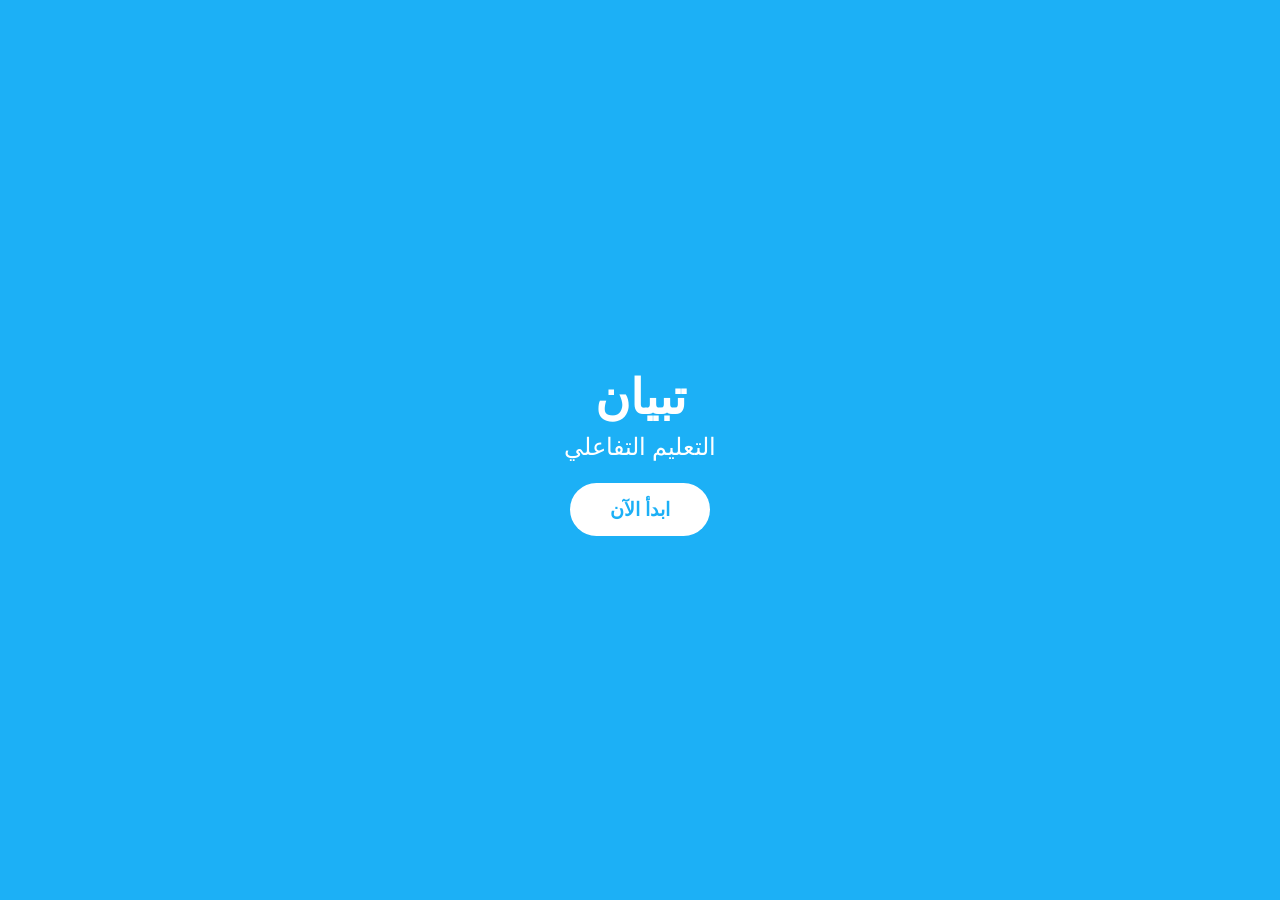
<file: index.html>
<!DOCTYPE html>
<html lang="uz">
<head>
  <meta charset="UTF-8">
  <meta name="viewport" content="width=device-width, initial-scale=1.0, maximum-scale=1.0, user-scalable=no, viewport-fit=cover">
  <meta name="apple-mobile-web-app-capable" content="yes">
  <meta name="apple-mobile-web-app-status-bar-style" content="default">
  <meta name="theme-color" content="#1CB0F6">
  <title>Al-Tibyan | التبيان</title>
  
  <link rel="preconnect" href="https://fonts.googleapis.com">
  <link rel="preconnect" href="https://fonts.gstatic.com" crossorigin>
  <link href="https://fonts.googleapis.com/css2?family=Amiri:wght@400;700&family=Nunito:wght@400;700;800&display=swap" rel="stylesheet">

  <link rel="stylesheet" href="style.css">
  <link rel="manifest" href="manifest.json">
</head>
<body>

<div id="user-message-toast"></div>

<div id="app-container">
  <div id="screen-map" class="screen active">
    <div class="top-bar">
      <div class="stat-chip">🔥 <span id="streak-count">0</span></div>
      <div class="stat-chip xp">⭐ <span id="total-xp">0</span></div>
      <div style="font-weight:bold; cursor:pointer;" onclick="resetProgress()">⚙️</div>
    </div>
    <div class="map-header">Al-Tibyan Academy</div>
    <div class="lesson-path" id="lesson-path"></div>
    <div class="social-section">
        <h3 class="social-title">Bizga qo'shiling</h3>
        <h4 class="arabic-text" style="font-size: 18px; color: var(--primary-dark); margin-bottom: 15px; text-align: center;">تواصل معنا عبر تليجرام</h4>
        <div class="social-cards-container">
            <div class="social-card">
                <a href="https://t.me/dar_altibyan" target="_blank" class="social-link telegram">Kanalga ulanish</a>
            </div>
            <div class="social-card">
                <a href="https://t.me/Dar_altibyan_admin" target="_blank" class="social-link admin">Adminga yozish</a>
            </div>
        </div>
    </div>
  </div>

  <div id="screen-welcome" class="screen">
    <div class="welcome-icon" id="welcome-icon">👋</div>
    <h2 id="welcome-title" class="mb-2">Dars</h2>
    <h3 id="welcome-title-ar" class="arabic-text mb-2 text-muted" style="text-align: center;">الدَّرْسُ</h3>
    <div class="word-count-badge">📚 Bu darsda <span id="word-count" style="font-size: 20px;">0</span> ta so'z/ibora o'rganasiz</div>
    <div style="text-align: left; width: 100%; font-weight: 800;">Yangi so'zlar va iboralar:</div>
    <div class="vocab-preview" id="vocab-preview"></div>
    <div style="width: 100%; position: sticky; bottom: 0; background: var(--bg); padding-top: 10px;">
        <button class="btn btn-primary" onclick="startLesson()">BOSHLASH</button>
    </div>
  </div>

  <div id="screen-exercise" class="screen">
    <div class="exercise-header">
      <div style="font-size: 24px; cursor: pointer;" onclick="showScreen('map')">✕</div>
      <div class="progress-bg"><div class="progress-fill" id="progress-bar"></div></div>
      <div class="hearts" id="hearts-display">❤️❤️❤️❤️❤️</div>
    </div>
    <div class="exercise-content" id="exercise-content"></div>
    <div class="bottom-bar">
      <button class="btn btn-primary" id="check-btn" onclick="checkAnswer()">TEKSHIRISH</button>
    </div>
    <div class="feedback-sheet" id="feedback-sheet">
      <div class="feedback-content">
        <div id="feedback-msg">To'g'ri!</div>
        <div id="feedback-emoji">✅</div>
      </div>
      <div id="feedback-correct-answer" class="arabic-text" style="display:none; margin-bottom:15px; text-align:center;"></div>
      <button class="btn" id="feedback-btn" onclick="nextQuestion()">DAVOM ETISH</button>
    </div>
  </div>

  <div id="screen-lesson-complete" class="screen" style="justify-content: center; align-items: center; padding: 20px; text-align: center;">
    <div style="font-size: 80px; margin-bottom: 10px;" id="completion-emoji">🥳</div>
    <h2 style="color: var(--success); font-size: 28px; margin-bottom: 5px;">Dars yakunlandi!</h2>
    <p id="completion-msg" style="font-size: 16px; color: var(--text-muted); margin-bottom: 20px;">Mukammal!</p>
    <button class="btn btn-primary" onclick="finishLesson()">DAVOM ETISH</button>
  </div>
</div>

<script src="script.js"></script>
<div id="splash-screen" style="position:fixed; top:0; left:0; width:100%; height:100%; background:#1CB0F6; z-index:9999; display:flex; flex-direction:column; justify-content:center; align-items:center; color:white; font-family: 'Nunito', sans-serif;">
    <h1 style="font-size: 3rem;">تبيان</h1>
    <p style="font-size: 1.5rem; margin-bottom: 20px;">التعليم التفاعلي</p>
    <button id="start-btn" style="padding: 15px 40px; font-size: 1.2rem; border-radius: 50px; border: none; background: white; color: #1CB0F6; font-weight: bold; cursor: pointer;">ابدأ الآن</button>
</div>
</body>
</html>
</file>
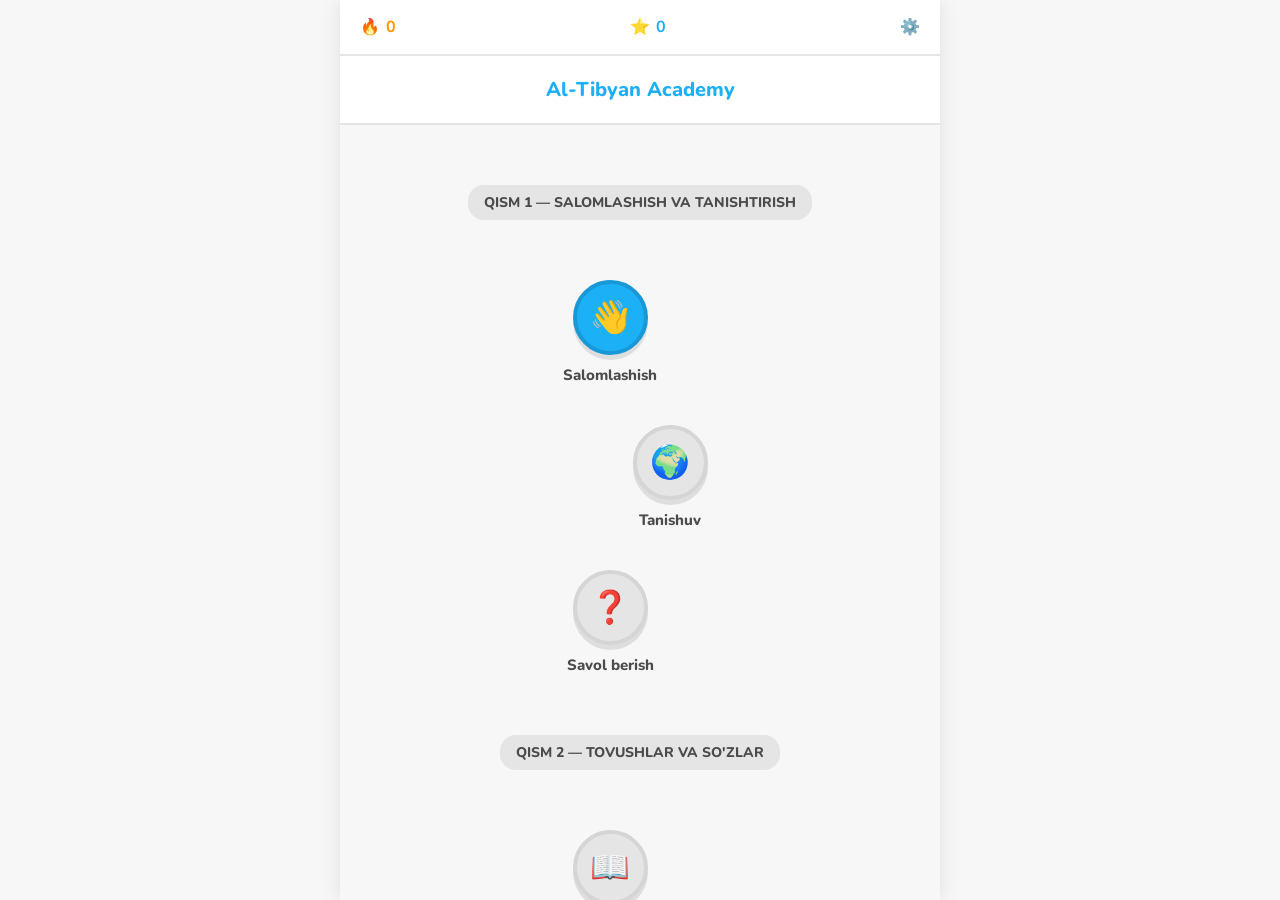
<file: index.html.html>
<!DOCTYPE html>
<html lang="uz">
<head>
  <meta charset="UTF-8">
  <meta name="viewport" content="width=device-width, initial-scale=1.0, maximum-scale=1.0, user-scalable=no, viewport-fit=cover">
  <meta name="apple-mobile-web-app-capable" content="yes">
  <meta name="apple-mobile-web-app-status-bar-style" content="default">
  <meta name="theme-color" content="#1CB0F6">
  <title>Al-Tibyan | التبيان</title>
  
  <link rel="preconnect" href="https://fonts.googleapis.com">
  <link rel="preconnect" href="https://fonts.gstatic.com" crossorigin>
  <link href="https://fonts.googleapis.com/css2?family=Amiri:wght@400;700&family=Nunito:wght@400;700;800&display=swap" rel="stylesheet">

  <style>
    :root {
      --primary: #1CB0F6;
      --primary-dark: #1899D6;
      --success: #58CC02;
      --success-dark: #58A700;
      --danger: #FF4B4B;
      --danger-dark: #EA2B2B;
      --warning: #FF9600;
      --gold: #FFD700;
      --bg: #F7F7F7;
      --card: #FFFFFF;
      --border: #E5E5E5;
      --text: #4B4B4B;
      --text-muted: #AFAFAF;
    }

    * { box-sizing: border-box; margin: 0; padding: 0; user-select: none; -webkit-tap-highlight-color: transparent; }
    
    body {
      font-family: 'Nunito', sans-serif;
      background-color: var(--bg);
      color: var(--text);
      overflow: hidden;
      touch-action: manipulation;
    }

    .arabic-text {
      font-family: 'Amiri', serif;
      font-size: 28px;
      direction: rtl;
      text-align: right;
      line-height: 1.8;
      font-weight: bold;
    }

    #app-container {
      width: 100vw;
      height: 100vh;
      height: 100dvh;
      position: relative;
      overflow: hidden;
      max-width: 600px;
      margin: 0 auto;
      background: var(--bg);
      box-shadow: 0 0 20px rgba(0,0,0,0.1);
    }

    .screen {
      position: absolute;
      top: 0; left: 0; right: 0; bottom: 0;
      display: none;
      flex-direction: column;
      background: var(--bg);
      opacity: 0;
      transition: opacity 0.2s ease, transform 0.25s ease;
    }
    .screen.active { display: flex; opacity: 1; transform: translateX(0); z-index: 10; }
    .screen.slide-out-left { opacity: 0; transform: translateX(-100%); z-index: 5; display: flex; }
    .screen.slide-in-right { opacity: 0; transform: translateX(100%); z-index: 15; display: flex; }

    /* Top Bar */
    .top-bar {
      display: flex;
      justify-content: space-between;
      align-items: center;
      padding: 16px 20px;
      background: var(--card);
      border-bottom: 2px solid var(--border);
      z-index: 20;
    }
    .stat-chip { display: flex; align-items: center; gap: 6px; font-weight: 700; color: var(--warning); }
    .stat-chip.xp { color: var(--primary); }

    /* Screen A: Map */
    #screen-map { overflow-y: auto; padding-bottom: 100px; }
    .map-header { text-align: center; padding: 20px; font-size: 20px; font-weight: 800; color: var(--primary); border-bottom: 2px solid var(--border); background: var(--card); }
    .lesson-path { display: flex; flex-direction: column; align-items: center; padding: 40px 0 20px 0; gap: 40px; }
    .node-container { display: flex; flex-direction: column; align-items: center; position: relative; }
    .node {
      width: 75px; height: 75px; border-radius: 50%;
      display: flex; justify-content: center; align-items: center;
      font-size: 32px; font-weight: bold; cursor: pointer;
      box-shadow: 0 5px 0 rgba(0,0,0,0.1);
      transition: all 0.2s ease;
      position: relative;
    }
    .node:active { transform: translateY(5px); box-shadow: 0 0 0; }
    .node.completed { background: var(--success); color: white; border: 4px solid var(--success-dark); }
    .node.active-node { background: var(--primary); color: white; border: 4px solid var(--primary-dark); animation: pulse 2s infinite; }
    .node.locked { background: var(--border); color: #999; border: 4px solid #D5D5D5; cursor: pointer; }
    .node-label { margin-top: 10px; font-weight: 800; color: var(--text); font-size: 15px; text-align: center; }
    
    @keyframes pulse { 0% { box-shadow: 0 0 0 0 rgba(28, 176, 246, 0.4); } 70% { box-shadow: 0 0 0 15px rgba(28, 176, 246, 0); } 100% { box-shadow: 0 0 0 0 rgba(28, 176, 246, 0); } }

    /* Contacts / Socials Section */
    .social-section {
      margin: 20px; padding: 20px; background: var(--card); border-radius: 16px; border: 2px solid var(--border); text-align: center; box-shadow: 0 4px 10px rgba(0,0,0,0.05);
    }
    .social-title { font-size: 20px; color: var(--primary); font-weight: 800; margin-bottom: 5px; }
    .social-subtitle { font-size: 14px; color: var(--text-muted); margin-bottom: 20px; font-weight: bold; }
    .social-cards-container { display: flex; justify-content: space-around; flex-wrap: wrap; gap: 15px; }
    .social-card { display: flex; flex-direction: column; align-items: center; gap: 10px; }
    .social-card img { width: 110px; height: 110px; border-radius: 12px; border: 2px solid var(--border); }
    .social-link { padding: 8px 16px; border-radius: 10px; font-size: 14px; font-weight: 800; text-decoration: none; color: white; text-transform: uppercase; box-shadow: 0 3px 0; transition: transform 0.1s; }
    .social-link:active { transform: translateY(3px); box-shadow: none; }
    .social-link.telegram { background: var(--primary); box-shadow: 0 3px 0 var(--primary-dark); }
    .social-link.admin { background: var(--warning); box-shadow: 0 3px 0 #CC7A00; }

    /* Screen B: Welcome */
    #screen-welcome { justify-content: flex-start; align-items: center; padding: 20px; text-align: center; overflow-y: auto; }
    .welcome-icon { font-size: 80px; margin-top: 10px; margin-bottom: 10px; }
    .word-count-badge { background: #E1F5FE; color: var(--primary-dark); padding: 10px 15px; border-radius: 12px; font-weight: 800; font-size: 16px; margin-bottom: 15px; border: 2px solid var(--primary); }
    .vocab-preview { display: flex; flex-direction: column; gap: 10px; width: 100%; margin: 10px 0 20px 0; }
    .vocab-card { background: var(--card); padding: 15px; border-radius: 16px; box-shadow: 0 4px 12px rgba(0,0,0,0.08); display: flex; justify-content: space-between; align-items: center; border: 2px solid var(--border); }

    /* Button */
    .btn {
      width: 100%; padding: 16px; border-radius: 12px; font-size: 18px; font-weight: 800;
      border: none; cursor: pointer; text-transform: uppercase;
      transition: all 0.2s ease; box-shadow: 0 4px 0; display: block; text-align: center;
    }
    .btn-primary { background: var(--primary); color: white; box-shadow: 0 4px 0 var(--primary-dark); }
    .btn-primary:active { transform: translateY(4px); box-shadow: 0 0 0 var(--primary-dark); }
    .btn-primary:disabled { background: var(--border); box-shadow: 0 4px 0 #D5D5D5; color: #999; pointer-events: none; }
    .btn-success { background: var(--success); color: white; box-shadow: 0 4px 0 var(--success-dark); }
    .btn-danger { background: var(--danger); color: white; box-shadow: 0 4px 0 var(--danger-dark); }
    .btn-warning { background: var(--warning); color: white; box-shadow: 0 4px 0 #CC7A00; }

    /* Screen C: Exercise */
    .exercise-header { display: flex; align-items: center; gap: 15px; padding: 20px; }
    .hearts { display: flex; gap: 4px; color: var(--danger); font-size: 24px; }
    .progress-bg { flex: 1; height: 16px; background: var(--border); border-radius: 8px; overflow: hidden; }
    .progress-fill { height: 100%; background: linear-gradient(90deg, var(--primary), var(--success)); width: 0%; transition: width 0.4s ease-in-out; border-radius: 8px; }
    
    .exercise-content { flex: 1; padding: 0 20px; display: flex; flex-direction: column; overflow-y: auto; }
    .instruction { font-size: 20px; font-weight: 800; margin-bottom: 20px; color: var(--text); text-align: center;}
    .review-badge { display: inline-block; background: var(--warning); color: white; padding: 4px 8px; border-radius: 8px; font-size: 14px; margin-bottom: 10px; text-align: center; }

    /* Exercise Types */
    .word-bank { display: flex; flex-wrap: wrap; gap: 10px; margin-top: 20px; justify-content: center; direction: rtl;}
    .word-btn { padding: 12px 20px; border: 2px solid var(--border); border-radius: 12px; background: var(--card); font-weight: 700; font-size: 22px; cursor: pointer; box-shadow: 0 2px 0 var(--border); }
    .word-btn:active { transform: translateY(2px); box-shadow: 0 0 0; }
    .word-btn.selected { background: var(--border); color: transparent; pointer-events: none; box-shadow: none; }
    
    .drop-zone { min-height: 65px; border-bottom: 2px dashed #CCC; display: flex; flex-wrap: wrap; gap: 10px; padding-bottom: 10px; direction: rtl; justify-content: center;}
    
    .speaker-btn { width: 80px; height: 80px; border-radius: 50%; background: var(--primary); color: white; display: flex; justify-content: center; align-items: center; font-size: 40px; margin: 0 auto 30px auto; cursor: pointer; box-shadow: 0 4px 0 var(--primary-dark); }
    .speaker-btn:active { transform: translateY(4px); box-shadow: 0 0 0; }
    
    .options-grid { display: grid; grid-template-columns: 1fr; gap: 12px; }
    .option-btn { padding: 15px; border: 2px solid var(--border); border-radius: 16px; background: var(--card); font-size: 22px; font-weight: 700; text-align: center; cursor: pointer; }
    .option-btn.selected { border-color: var(--primary); background: #E1F5FE; }
    
    .match-grid { display: grid; grid-template-columns: 1fr 1fr; gap: 10px; padding-bottom: 10px;}
    .match-btn { padding: 12px 8px; border: 2px solid var(--border); border-radius: 12px; background: var(--card); font-weight: 700; text-align: center; font-size: 16px;}
    .match-btn.active { border-color: var(--primary); background: #E1F5FE; }
    .match-btn.matched { visibility: hidden; }

    /* Letter Grid (Crossword/WordSearch) */
    .letter-grid-container { display: grid; grid-template-columns: repeat(4, 1fr); gap: 10px; margin-top: 20px; direction: rtl;}
    .letter-btn { padding: 15px 5px; border: 2px solid var(--border); border-radius: 12px; background: var(--card); font-weight: 700; font-size: 28px; text-align: center; cursor: pointer; box-shadow: 0 4px 0 var(--border); transition: transform 0.1s; }
    .letter-btn:active { transform: translateY(4px); box-shadow: 0 0 0; }
    .letter-btn.used { background: var(--border); color: transparent; pointer-events: none; box-shadow: none; }
    .letter-answer-box { min-height: 70px; border: 2px dashed #CCC; border-radius: 12px; display: flex; justify-content: center; align-items: center; font-size: 36px; margin-bottom: 20px; direction: rtl; gap: 5px;}
    .letter-answer-item { cursor: pointer; color: var(--primary); font-weight: bold; }

    /* Bottom Action Bar & Feedback */
    .bottom-bar { padding: 20px; padding-bottom: calc(20px + env(safe-area-inset-bottom)); border-top: 2px solid var(--border); background: var(--card); position: relative; z-index: 30; }
    
    .feedback-sheet {
      position: absolute; bottom: 0; left: 0; right: 0;
      padding: 20px; padding-bottom: calc(20px + env(safe-area-inset-bottom));
      transform: translateY(100%); transition: transform 0.3s ease-out;
      z-index: 40; border-top-left-radius: 20px; border-top-right-radius: 20px;
    }
    .feedback-sheet.show { transform: translateY(0); }
    .feedback-sheet.correct { background: #D7FFB8; color: var(--success-dark); }
    .feedback-sheet.wrong { background: #FFDFE0; color: var(--danger-dark); }
    .feedback-content { display: flex; align-items: center; justify-content: space-between; margin-bottom: 20px; font-weight: 800; font-size: 24px; }
    
    .text-center { text-align: center; }
    .mt-1 { margin-top: 10px; }
    .mb-2 { margin-bottom: 20px; }

    /* Mistakes Review Modal */
    #screen-mistakes-intro { justify-content: center; align-items: center; padding: 30px; text-align: center; background: #FFF9C4; }
  </style>
</head>
<body>

<div id="app-container">

  <div id="screen-map" class="screen active">
    <div class="top-bar">
      <div class="stat-chip">🔥 <span id="streak-count">0</span></div>
      <div class="stat-chip xp">⭐ <span id="total-xp">0</span></div>
      <div style="font-weight:bold; cursor:pointer;" onclick="resetProgress()">⚙️</div>
    </div>
    <div class="map-header">Al-Tibyan Academy</div>
    
    <div class="lesson-path" id="lesson-path"></div>

    <div class="social-section">
        <h3 class="social-title">Bizga qo'shiling</h3>
        <h4 class="arabic-text" style="font-size: 18px; color: var(--primary-dark); margin-bottom: 15px; text-align: center;">تواصل معنا عبر تليجرام</h4>
        <div class="social-cards-container">
            <div class="social-card">
                <img src="image_906d2a.png" alt="Channel Barcode">
                <a href="https://t.me/dar_altibyan" target="_blank" class="social-link telegram">Kanalga ulanish</a>
            </div>
            <div class="social-card">
                <img src="image_906ce5.png" alt="Admin Barcode">
                <a href="https://t.me/Dar_altibyan_admin" target="_blank" class="social-link admin">Adminga yozish</a>
            </div>
        </div>
    </div>
  </div>

  <div id="screen-welcome" class="screen">
    <div class="welcome-icon" id="welcome-icon">👋</div>
    <h2 id="welcome-title" class="mb-2">Dars</h2>
    <h3 id="welcome-title-ar" class="arabic-text mb-2 text-muted" style="text-align: center;">الدَّرْسُ</h3>
    
    <div class="word-count-badge">
      📚 Bu darsda <span id="word-count" style="font-size: 20px;">0</span> ta so'z/ibora o'rganasiz
    </div>
    
    <div style="text-align: left; width: 100%; font-weight: 800;">Yangi so'zlar va iboralar:</div>
    <div class="vocab-preview" id="vocab-preview"></div>
    
    <div style="width: 100%; position: sticky; bottom: 0; background: var(--bg); padding-top: 10px;">
        <button class="btn btn-primary" onclick="startLesson()">BOSHLASH</button>
    </div>
  </div>

  <div id="screen-exercise" class="screen">
    <div class="exercise-header">
      <div style="font-size: 24px; cursor: pointer;" onclick="showScreen('map')">✕</div>
      <div class="progress-bg"><div class="progress-fill" id="progress-bar"></div></div>
      <div class="hearts" id="hearts-display">❤️❤️❤️❤️❤️</div>
    </div>
    
    <div class="exercise-content" id="exercise-content"></div>

    <div class="bottom-bar">
      <button class="btn btn-primary" id="check-btn" onclick="checkAnswer()">TEKSHIRISH</button>
    </div>

    <div class="feedback-sheet" id="feedback-sheet">
      <div class="feedback-content">
        <div id="feedback-msg">To'g'ri!</div>
        <div id="feedback-emoji">✅</div>
      </div>
      <div id="feedback-correct-answer" class="arabic-text" style="display:none; margin-bottom:15px; text-align:center;"></div>
      <button class="btn" id="feedback-btn" onclick="nextQuestion()">DAVOM ETISH</button>
    </div>
  </div>

  <div id="screen-mistakes-intro" class="screen">
    <div style="font-size: 80px; margin-bottom: 20px;">🛠️</div>
    <h2 style="color: #CC7A00; font-size: 32px; margin-bottom: 15px;">Xatolarni to'g'rilaymiz!</h2>
    <h3 dir="rtl" class="arabic-text" style="color: #CC7A00; text-align: center; margin-bottom: 20px;">فقرة مراجعة الأخطاء</h3>
    <p style="font-size: 18px; color: var(--text); margin-bottom: 30px; line-height: 1.5;">
      Siz ajoyibsiz! Qiyinchiliklar o'rganishning bir qismidir.<br>
      Keling, darsda xato qilingan savollarni birgalikda qayta ko'rib chiqamiz.
    </p>
    <button class="btn btn-warning" onclick="startMistakesReview()">XATOLARNI TUZATISH</button>
  </div>

  <div id="screen-lesson-complete" class="screen" style="justify-content: center; align-items: center; padding: 20px; text-align: center;">
    <div style="font-size: 80px; margin-bottom: 10px;" id="completion-emoji">🥳</div>
    <h2 style="color: var(--success); font-size: 28px; margin-bottom: 5px;">Dars yakunlandi!</h2>
    <p id="completion-msg" style="font-size: 16px; color: var(--text-muted); margin-bottom: 20px;">Mukammal!</p>
    
    <div style="background: var(--card); padding: 15px; border-radius: 16px; border: 2px solid var(--border); width: 100%; margin-bottom: 20px; display:flex; justify-content: space-around;">
      <div>
        <div style="font-size: 14px; color: var(--primary); font-weight:bold;">Natija (Accuracy)</div>
        <div style="font-size: 24px; font-weight:800; color: var(--primary-dark);"><span id="result-accuracy">100</span>%</div>
      </div>
      <div style="border-left: 2px solid var(--border); padding-left: 15px;">
        <div style="font-size: 14px; color: var(--danger); font-weight:bold;">Xatolar (Mistakes)</div>
        <div style="font-size: 24px; font-weight:800; color: var(--danger-dark);"><span id="result-wrong">0</span></div>
      </div>
      <div style="border-left: 2px solid var(--border); padding-left: 15px;">
        <div style="font-size: 14px; color: var(--warning); font-weight:bold;">XP</div>
        <div style="font-size: 24px; font-weight:800;">+<span id="earned-xp">0</span></div>
      </div>
    </div>
    
    <button class="btn btn-primary" onclick="finishLesson()">DAVOM ETISH</button>
  </div>

</div>

<script>
/* =========================================
   CURRICULUM DATA - إضافة لعبة البحث عن الكلمات في الدرس 4
========================================= */
const curriculum = [
  {
    id: 'unit1', title: "Salomlashish va Tanishtirish", titleAr: "أَوَّلاً وَثَانِياً", icon: '🤝',
    lessons: [
      {
        id: 'l1', title: "Salomlashish", titleAr: "التَّحِيَّاتُ", icon: '👋', xp: 20,
        vocabulary: [
          { arabic: "السَّلَامُ عَلَيْكُمْ", uzbek: "Assalomu alaykum" },
          { arabic: "وَعَلَيْكُمُ السَّلَامُ", uzbek: "Va alaykum assalom" },
          { arabic: "مَرْحَبًا", uzbek: "Salom / Marhabo" },
          { arabic: "أَهْلًا وَسَهْلًا", uzbek: "Xush kelibsiz" },
          { arabic: "صَبَاحُ الْخَيْرِ", uzbek: "Xayrli tong" },
          { arabic: "صَبَاحُ النُّورِ", uzbek: "Tongingiz xayrli bo'lsin" },
          { arabic: "مَسَاءُ الْخَيْرِ", uzbek: "Xayrli kech" },
          { arabic: "مَسَاءُ النُّورِ", uzbek: "Kechingiz xayrli bo'lsin" }
        ],
        questions: [
          { type: "matchPairs", pairs: [
            { arabic: "السَّلَامُ عَلَيْكُمْ", uzbek: "Assalomu alaykum" }, 
            { arabic: "مَرْحَبًا", uzbek: "Salom" }, 
            { arabic: "أَهْلًا وَسَهْلًا", uzbek: "Xush kelibsiz" },
            { arabic: "صَبَاحُ الْخَيْرِ", uzbek: "Xayrli tong" },
            { arabic: "مَسَاءُ الْخَيْرِ", uzbek: "Xayrli kech" }
          ]},
          { type: "fillBlank", uzbek: "Xayrli kech (Javobi)", arabic: "مَسَاءُ ___", fullArabic: "مَسَاءُ النُّورِ", blankWord: "النُّورِ", choices: ["النُّورِ", "كِتَابٌ", "أَنْتَ"], correct: "النُّورِ" },
          { type: "listenSelect", arabic: "أَهْلًا وَسَهْلًا", uzbek: "Xush kelibsiz", options: ["Assalomu alaykum", "Xayrli tong", "Xush kelibsiz", "Xayrli kech"], correct: "Xush kelibsiz" },
          { type: "sentenceBuilder", uzbek: "Va alaykum assalom", arabic: "وَعَلَيْكُمُ السَّلَامُ", words: ["وَعَلَيْكُمُ", "السَّلَامُ", "كِتَابٌ", "مَدِينَةٌ"], distractors: ["كِتَابٌ", "مَدِينَةٌ"] }
        ]
      },
      {
        id: 'l2', title: "Tanishuv", titleAr: "التَّعَارُفُ", icon: '🌍', xp: 20,
        vocabulary: [
          { arabic: "أَنَا أَحْمَدُ، أَنَا مِنْ سُورِيَّةَ", uzbek: "Men Ahmadman, men Suriyadanman" },
          { arabic: "أَنَا فَاطِمَةُ، أَنَا مِنَ الْمَغْرِبِ", uzbek: "Men Fotimaman, men Marokashdanman" },
          { arabic: "أَنَا حَمَدُ، أَنَا مِنْ قَطَرَ", uzbek: "Men Hamadman, men Qatardanman" },
          { arabic: "أَنَا سَلْمَى، أَنَا مِنْ لُبْنَانَ", uzbek: "Men Salmoman, men Livandanman" },
          { arabic: "أَنَا وَائِلُ، أَنَا مِنْ مِصْرَ", uzbek: "Men Voilman, men Misrdanman" },
          { arabic: "زَيْنَبُ، تُرْكِيَا", uzbek: "Zaynab, Turkiya" },
          { arabic: "أَمْرِيكَا", uzbek: "Amerika" }
        ],
        questions: [
          { type: "sentenceBuilder", uzbek: "Men Salmoman, men Livandanman", arabic: "أَنَا سَلْمَى أَنَا مِنْ لُبْنَانَ", words: ["أَنَا", "سَلْمَى", "أَنَا", "مِنْ", "لُبْنَانَ", "هَاتِفٌ", "فِي"], distractors: ["هَاتِفٌ", "فِي"] },
          { type: "sentenceBuilder", uzbek: "Men Voilman, men Misrdanman", arabic: "أَنَا وَائِلُ أَنَا مِنْ مِصْرَ", words: ["أَنَا", "وَائِلُ", "أَنَا", "مِنْ", "مِصْرَ", "بَابٌ"], distractors: ["بَابٌ"] },
          { type: "matchPairs", pairs: [
            { arabic: "سُورِيَّةَ", uzbek: "Suriya" }, 
            { arabic: "الْمَغْرِبِ", uzbek: "Marokash" }, 
            { arabic: "قَطَرَ", uzbek: "Qatar" },
            { arabic: "تُرْكِيَا", uzbek: "Turkiya" },
            { arabic: "أَمْرِيكَا", uzbek: "Amerika" }
          ]},
          { type: "fillBlank", uzbek: "Men Zaynabman, men Turkiyadanman", arabic: "أَنَا زَيْنَبُ، أَنَا ___ تُرْكِيَا.", fullArabic: "أَنَا زَيْنَبُ، أَنَا مِنْ تُرْكِيَا.", blankWord: "مِنْ", choices: ["مِنْ", "إِلَى", "فِي"], correct: "مِنْ" }
        ]
      },
      {
        id: 'l3', title: "Savol berish", titleAr: "السُّؤَالُ عَنِ الاسْمِ وَالْبَلَدِ", icon: '❓', xp: 20,
        vocabulary: [
          { arabic: "مَا اسْمُكَ؟", uzbek: "Ismingiz nima? (erkak)" },
          { arabic: "اِسْمِي فَادِي.", uzbek: "Mening ismim Fadi." },
          { arabic: "مِنْ أَيْنَ أَنْتَ؟", uzbek: "Siz qayerdansiz? (erkak)" },
          { arabic: "أَنَا مِنْ مِصْرَ.", uzbek: "Men Misrdanman." },
          { arabic: "مَا اسْمُكِ؟", uzbek: "Ismingiz nima? (ayol)" },
          { arabic: "مِنْ أَيْنَ أَنْتِ؟", uzbek: "Siz qayerdansiz? (ayol)" },
          { arabic: "اِسْمِي سُوزَانُ.", uzbek: "Mening ismim Syuzan." }
        ],
        questions: [
          { type: "fillBlank", uzbek: "Ismingiz nima? (ayollarga)", arabic: "مَا ___؟", fullArabic: "مَا اسْمُكِ؟", blankWord: "اسْمُكِ", choices: ["اسْمُكِ", "اسْمُكَ", "قَلَمُكِ"], correct: "اسْمُكِ" },
          { type: "sentenceBuilder", uzbek: "Siz qayerdansiz? (erkaklarga)", arabic: "مِنْ أَيْنَ أَنْتَ؟", words: ["مِنْ", "أَيْنَ", "أَنْتَ؟", "هَلْ", "بَابٌ"], distractors: ["هَلْ", "بَابٌ"] },
          { type: "listenSelect", arabic: "اِسْمِي فَادِي", uzbek: "Mening ismim Fadi", options: ["Ismingiz nima?", "Mening ismim Fadi", "Men Turkiyadanman", "Uning ismini bilaman"], correct: "Mening ismim Fadi" },
          { type: "matchPairs", pairs: [
            { arabic: "مَا اسْمُكَ؟", uzbek: "Ismingiz nima? (m)" }, 
            { arabic: "مِنْ أَيْنَ أَنْتَ؟", uzbek: "Qayerdansiz? (m)" }, 
            { arabic: "مَا اسْمُكِ؟", uzbek: "Ismingiz nima? (f)" }, 
            { arabic: "مِنْ أَيْنَ أَنْتِ؟", uzbek: "Qayerdansiz? (f)" }
          ]}
        ]
      }
    ]
  },
  {
    id: 'unit2', title: "Tovushlar va So'zlar", titleAr: "رَابِعاً: الْأَصْوَاتُ", icon: '🗣️',
    lessons: [
      {
        id: 'l4', title: "So'zlar 1", titleAr: "مُفْرَدَاتٌ ١", icon: '📖', xp: 20,
        vocabulary: [
          { arabic: "جَبَلٌ", uzbek: "Tog'" },
          { arabic: "هَرَمٌ", uzbek: "Ehrom (Piramida)" },
          { arabic: "بَابٌ", uzbek: "Eshik" },
          { arabic: "مَكْتَبَةٌ", uzbek: "Kutubxona" },
          { arabic: "بِنْتٌ", uzbek: "Qiz" },
          { arabic: "عِنَبٌ", uzbek: "Uzum" },
          { arabic: "قَهْوَةٌ", uzbek: "Qahva" },
          { arabic: "مِقَصٌّ", uzbek: "Qaychi" }
        ],
        questions: [
          // (NEW) لعبة البحث عن الكلمات المتقاطعة
          { type: "wordSearch", 
            instruction: "Jadvaldan quyidagi 5 ta so'zni toping (Harflarni ketma-ket bosing):",
            wordsToFind: [
              { arabic: "جبل", uzbek: "Tog'" },
              { arabic: "باب", uzbek: "Eshik" },
              { arabic: "بنت", uzbek: "Qiz" },
              { arabic: "عنب", uzbek: "Uzum" },
              { arabic: "قهوة", uzbek: "Qahva" }
            ],
            grid: [
              ['ج', 'ب', 'ل', 'ا', 'ك', 'م'],
              ['س', 'ق', 'ه', 'و', 'ة', 'ي'],
              ['د', 'ص', 'ع', 'ن', 'ب', 'ف'],
              ['ز', 'ط', 'ب', 'ن', 'ت', 'ش'],
              ['ر', 'ع', 'ب', 'ا', 'ب', 'خ'],
              ['غ', 'ه', 'ل', 'و', 'ن', 'م']
            ]
          },
          { type: "listenSelect", arabic: "مِقَصٌّ", uzbek: "Qaychi", options: ["Kutubxona", "Eshik", "Qaychi", "Kasalxona"], correct: "Qaychi" },
          { type: "matchPairs", pairs: [
            { arabic: "بَابٌ", uzbek: "Eshik" }, 
            { arabic: "هَرَمٌ", uzbek: "Ehrom" },
            { arabic: "قَهْوَةٌ", uzbek: "Qahva" },
            { arabic: "جَبَلٌ", uzbek: "Tog'" },
            { arabic: "عِنَبٌ", uzbek: "Uzum" }
          ]},
          { type: "letterGrid", uzbek: "Qaychi", arabic: "مِقَصٌّ", letters: ["مِـ", "ـقَـ", "ـصٌّ", "بِـ", "ا", "لَـ"] }
        ]
      },
      {
        id: 'l5', title: "So'zlar 2", titleAr: "مُفْرَدَاتٌ ٢", icon: '🔤', xp: 20,
        vocabulary: [
          { arabic: "جَمَلٌ", uzbek: "Tuya" },
          { arabic: "كِتَابٌ", uzbek: "Kitob" },
          { arabic: "تَمْرٌ", uzbek: "Xurmo" },
          { arabic: "ثُومٌ", uzbek: "Sarimsoq" },
          { arabic: "مُسْتَشْفَى", uzbek: "Kasalxona" },
          { arabic: "بَيْتٌ", uzbek: "Uy" },
          { arabic: "حَافِلَةٌ", uzbek: "Avtobus" }
        ],
        questions: [
          { type: "listenSelect", arabic: "مُسْتَشْفَى", uzbek: "Kasalxona", options: ["Kalit", "Kitob", "Kasalxona", "Uy"], correct: "Kasalxona" },
          { type: "matchPairs", pairs: [
            { arabic: "جَمَلٌ", uzbek: "Tuya" }, 
            { arabic: "مُسْتَشْفَى", uzbek: "Kasalxona" }, 
            { arabic: "تَمْرٌ", uzbek: "Xurmo" },
            { arabic: "كِتَابٌ", uzbek: "Kitob" },
            { arabic: "ثُومٌ", uzbek: "Sarimsoq" }
          ]},
          { type: "letterGrid", uzbek: "Avtobus", arabic: "حَافِلَةٌ", letters: ["حَـ", "ـا", "فِـ", "ـلَـ", "ـةٌ", "بِـ"] },
          { type: "letterGrid", uzbek: "Tuya", arabic: "جَمَلٌ", letters: ["جَـ", "ـمَـ", "ـلٌ", "ك", "ا", "ص"] }
        ]
      },
      {
        id: 'l6', title: "So'zlar 3 va She'r", titleAr: "مُفْرَدَاتٌ ٣ وَشِعْر", icon: '📜', xp: 20,
        vocabulary: [
          { arabic: "مِفْتَاحٌ", uzbek: "Kalit" },
          { arabic: "فَمٌ", uzbek: "Og'iz" },
          { arabic: "دَلْوٌ", uzbek: "Paqir" },
          { arabic: "فِيلٌ", uzbek: "Fil" },
          { arabic: "هَاتِفٌ", uzbek: "Telefon" },
          { arabic: "بَلَدٌ", uzbek: "Davlat" },
          { arabic: "مَدِينَةٌ", uzbek: "Shahar" },
          { arabic: "الْخَيْلُ، اللَّيْلُ، الْبَيْدَاءُ", uzbek: "Otlar, tun, sahro" },
          { arabic: "السَّيْفُ، الرُّمْحُ", uzbek: "Qilich, nayza" },
          { arabic: "الْقِرْطَاسُ، الْقَلَمُ", uzbek: "Qog'oz, qalam" }
        ],
        questions: [
          { type: "matchPairs", pairs: [
            { arabic: "مِفْتَاحٌ", uzbek: "Kalit" }, 
            { arabic: "هَاتِفٌ", uzbek: "Telefon" }, 
            { arabic: "مَدِينَةٌ", uzbek: "Shahar" },
            { arabic: "بَلَدٌ", uzbek: "Davlat" },
            { arabic: "فِيلٌ", uzbek: "Fil" }
          ]},
          { type: "letterGrid", uzbek: "Davlat", arabic: "بَلَدٌ", letters: ["بَـ", "ـلَـ", "ـدٌ", "مَـ", "سَـ", "ا"] },
          { type: "letterGrid", uzbek: "Otlar", arabic: "خَيْلٌ", letters: ["خَـ", "ـيْـ", "ـلٌ", "ب", "ص", "د"] },
          { type: "sentenceBuilder", uzbek: "She'rni yig'ing: Qog'oz va Qalam", arabic: "الْقِرْطَاسُ وَالْقَلَمُ", words: ["الْقِرْطَاسُ", "وَ", "الْقَلَمُ", "بَابٌ"], distractors: ["بَابٌ"] }
        ]
      }
    ]
  },
  {
    id: 'unit3', title: "Hafta kunlari", titleAr: "خَامِساً: أَيَّامُ الْأُسْبُوعِ", icon: '📅',
    lessons: [
      {
        id: 'l7', title: "Kunlar", titleAr: "أَيَّامُ الْأُسْبُوعِ", icon: '📆', xp: 20,
        vocabulary: [
          { arabic: "الْأَحَدُ", uzbek: "Yakshanba" },
          { arabic: "الْإِثْنَيْنِ", uzbek: "Dushanba" },
          { arabic: "الثُّلَاثَاءُ", uzbek: "Seshanba" },
          { arabic: "الْأَرْبِعَاءُ", uzbek: "Chorshanba" },
          { arabic: "الْخَمِيسُ", uzbek: "Payshanba" },
          { arabic: "الْجُمُعَةُ", uzbek: "Juma" },
          { arabic: "السَّبْتُ", uzbek: "Shanba" }
        ],
        questions: [
          { type: "listenSelect", arabic: "الْأَرْبِعَاءُ", uzbek: "Chorshanba", options: ["Dushanba", "Seshanba", "Chorshanba", "Yakshanba"], correct: "Chorshanba" },
          { type: "matchPairs", pairs: [
            { arabic: "الْأَحَدُ", uzbek: "Yakshanba" }, 
            { arabic: "الثُّلَاثَاءُ", uzbek: "Seshanba" }, 
            { arabic: "الْخَمِيسُ", uzbek: "Payshanba" },
            { arabic: "الْجُمُعَةُ", uzbek: "Juma" },
            { arabic: "السَّبْتُ", uzbek: "Shanba" }
          ]},
          { type: "fillBlank", uzbek: "Yakshanba ⟸ Dushanba ⟸ ___", arabic: "الْأَحَدُ ⟸ الْإِثْنَيْنِ ⟸ ___", fullArabic: "الثُّلَاثَاءُ", blankWord: "الثُّلَاثَاءُ", choices: ["الثُّلَاثَاءُ", "الْأَرْبِعَاءُ", "الْجُمُعَةُ"], correct: "الثُّلَاثَاءُ" },
          { type: "sentenceBuilder", uzbek: "Tartiblang: Chorshanba Payshanba Juma", arabic: "الْأَرْبِعَاءُ الْخَمِيسُ الْجُمُعَةُ", words: ["الْأَرْبِعَاءُ", "الْخَمِيسُ", "الْجُمُعَةُ", "كِتَابٌ"], distractors: ["كِتَابٌ"] }
        ]
      },
      {
        id: 'l8', title: "Bugun va Ertaga", titleAr: "الْيَوْمُ، الْغَدُ، الْأَمْسُ", icon: '⏳', xp: 20,
        vocabulary: [
          { arabic: "مَا الْيَوْمُ؟", uzbek: "Bugun qaysi kun?" },
          { arabic: "الْيَوْمُ", uzbek: "Bugun" },
          { arabic: "مَا الْغَدُ؟", uzbek: "Ertaga qaysi kun?" },
          { arabic: "الْغَدُ", uzbek: "Ertaga" },
          { arabic: "مَا الْأَمْسُ؟", uzbek: "Kecha qaysi kun edi?" },
          { arabic: "الْأَمْسُ", uzbek: "Kecha" }
        ],
        questions: [
          { type: "fillBlank", uzbek: "Agar bugun Yakshanba bo'lsa, ertaga qaysi kun?", arabic: "إِذَا كَانَ الْيَوْمُ الْأَحَدُ، فَمَا الْغَدُ؟ ___", fullArabic: "الْغَدُ الْإِثْنَيْنِ.", blankWord: "الْإِثْنَيْنِ", choices: ["الْإِثْنَيْنِ", "السَّبْتُ", "الثُّلَاثَاءُ"], correct: "الْإِثْنَيْنِ" },
          { type: "sentenceBuilder", uzbek: "Agar bugun Shanba bo'lsa, kecha qaysi kun edi? Kecha Juma.", arabic: "مَا الْأَمْسُ؟ الْأَمْسُ الْجُمُعَةُ", words: ["مَا", "الْأَمْسُ؟", "الْأَمْسُ", "الْجُمُعَةُ", "كِتَابٌ", "مَدِينَةٌ"], distractors: ["كِتَابٌ", "مَدِينَةٌ"] },
          { type: "matchPairs", pairs: [
            { arabic: "الْيَوْمُ", uzbek: "Bugun" }, 
            { arabic: "الْغَدُ", uzbek: "Ertaga" }, 
            { arabic: "الْأَمْسُ", uzbek: "Kecha" },
            { arabic: "مَا اسْمُكَ؟", uzbek: "Ismingiz nima? (m)" },
            { arabic: "مِنْ أَيْنَ أَنْتِ؟", uzbek: "Qayerdansiz? (f)" }
          ]},
          { type: "listenSelect", arabic: "مَا الْأَمْسُ؟", uzbek: "Kecha qaysi kun edi?", options: ["Ertaga qaysi kun?", "Bugun qaysi kun?", "Kecha qaysi kun edi?", "Ismingiz nima?"], correct: "Kecha qaysi kun edi?" }
        ]
      }
    ]
  }
];

/* =========================================
   PERSISTENCE & STATE
========================================= */
let progress = { totalXP: 0, streak: 0, completedLessons: [], unlockedLessons: ['l1'] };
let state = { currentScreen: 'map', hearts: 5, currentLesson: null, qIndex: 0, queue: [], sessionXP: 0, wrongCount: 0, mistakes: [], isReviewMode: false, initialQCount: 0 };
window._audioCtx = null;

function loadProgress() {
  try {
    const data = localStorage.getItem('alTibyanProgressUz_v4');
    if (data) progress = { ...progress, ...JSON.parse(data) };
  } catch (e) { console.warn("Local storage disabled."); }
  updateTopBar();
}

function saveProgress() {
  try { localStorage.setItem('alTibyanProgressUz_v4', JSON.stringify(progress)); } catch (e) {}
  updateTopBar();
}

function updateTopBar() {
  document.getElementById('total-xp').textContent = progress.totalXP;
  document.getElementById('streak-count').textContent = progress.streak;
}

function resetProgress() {
  if(confirm("Barcha yutuqlaringizni o'chirib tashlamoqchimisiz?")) {
    progress = { totalXP: 0, streak: 0, completedLessons: [], unlockedLessons: ['l1'] };
    saveProgress();
    initMap();
  }
}

/* =========================================
   TRANSITIONS & APP LAYER
========================================= */
function showScreen(id) {
  initAudio();
  const current = document.querySelector('.screen.active');
  const next = document.getElementById('screen-' + id);
  if (!next || current === next) return;

  if (current) {
    current.classList.remove('active');
    current.classList.add('slide-out-left');
    setTimeout(() => { current.classList.remove('slide-out-left'); }, 250);
  }
  
  next.classList.add('slide-in-right');
  requestAnimationFrame(() => {
    next.classList.add('active');
    next.classList.remove('slide-in-right');
  });
  
  state.currentScreen = id;
  if(id === 'map') initMap();
}

/* =========================================
   AUDIO & TTS
========================================= */
function initAudio() {
  if (!window._audioCtx) {
    try { window._audioCtx = new (window.AudioContext || window.webkitAudioContext)(); } 
    catch (e) { console.warn('AudioContext not supported'); }
  }
  if (window._audioCtx && window._audioCtx.state === 'suspended') window._audioCtx.resume();
}

function playTone(type, freq, duration, volStart) {
  if (!window._audioCtx) return;
  try {
    const osc = window._audioCtx.createOscillator();
    const gain = window._audioCtx.createGain();
    osc.type = type;
    osc.frequency.setValueAtTime(freq, window._audioCtx.currentTime);
    if(type === 'sine' && duration === 0.15) osc.frequency.exponentialRampToValueAtTime(880, window._audioCtx.currentTime + duration);
    gain.gain.setValueAtTime(volStart, window._audioCtx.currentTime);
    gain.gain.exponentialRampToValueAtTime(0.01, window._audioCtx.currentTime + duration);
    osc.connect(gain); gain.connect(window._audioCtx.destination);
    osc.start(); osc.stop(window._audioCtx.currentTime + duration);
  } catch(e) {}
}

function playCorrect() { playTone('sine', 440, 0.15, 0.3); }
function playWrong() { playTone('sawtooth', 200, 0.3, 0.4); }
function playClick() { playTone('sine', 600, 0.05, 0.1); }
function playLevelUp() {
  setTimeout(() => playTone('sine', 523, 0.1, 0.3), 0);
  setTimeout(() => playTone('sine', 659, 0.1, 0.3), 100);
  setTimeout(() => playTone('sine', 784, 0.2, 0.3), 200);
}

function speakArabic(text) {
  if (!('speechSynthesis' in window)) return;
  window.speechSynthesis.cancel();
  const u = new SpeechSynthesisUtterance(text);
  u.lang = 'ar-SA'; u.rate = 0.85; u.pitch = 1.0;
  window.speechSynthesis.speak(u);
}

/* =========================================
   UI & GAMIFICATION
========================================= */
function initMap() {
  const path = document.getElementById('lesson-path');
  path.innerHTML = '';
  
  curriculum.forEach((unit, uIdx) => {
    const divider = document.createElement('div');
    divider.style.cssText = "background:var(--border); color:var(--text); padding:8px 16px; border-radius:16px; font-weight:800; margin:20px 0; text-transform:uppercase; font-size:14px; text-align:center;";
    divider.textContent = `Qism ${uIdx+1} — ${unit.title}`;
    path.appendChild(divider);

    unit.lessons.forEach((lesson, lIdx) => {
      const isCompleted = progress.completedLessons.includes(lesson.id);
      const isUnlocked = progress.unlockedLessons.includes(lesson.id);
      
      const nodeCont = document.createElement('div');
      nodeCont.className = 'node-container';
      nodeCont.style.transform = `translateX(${lIdx % 2 === 0 ? '-30px' : '30px'})`;

      const node = document.createElement('div');
      node.className = `node ${isCompleted ? 'completed' : (isUnlocked ? 'active-node' : 'locked')}`;
      node.innerHTML = isCompleted ? '✅' : lesson.icon;
      
      node.onclick = () => { 
          playClick(); 
          if (!isUnlocked) {
              const msg = "Siz hali bu darsga yetib kelmadingiz. Oldingi darslardagi so'zlar keyingilarida ishlatiladi.\n\nهل أنت متأكد من أنك حفظت الكلمات التي في الخلف؟ لأنها ستبنى على بعضها وإذا تخطيتها ستسبب لنفسك مشكلة.\n\nDavom etishni xohlaysizmi?";
              if(confirm(msg)) {
                  openWelcome(lesson);
              }
          } else {
              openWelcome(lesson);
          }
      };

      const label = document.createElement('div');
      label.className = 'node-label';
      label.textContent = lesson.title;

      nodeCont.appendChild(node);
      nodeCont.appendChild(label);
      path.appendChild(nodeCont);
    });
  });
}

function openWelcome(lesson) {
  state.currentLesson = lesson;
  document.getElementById('welcome-icon').textContent = lesson.icon;
  document.getElementById('welcome-title').textContent = lesson.title;
  document.getElementById('welcome-title-ar').textContent = curriculum.find(u => u.lessons.includes(lesson)).titleAr;
  document.getElementById('word-count').textContent = lesson.vocabulary.length; 
  
  const vocabDiv = document.getElementById('vocab-preview');
  vocabDiv.innerHTML = '';
  lesson.vocabulary.forEach(v => {
    const card = document.createElement('div');
    card.className = 'vocab-card';
    card.innerHTML = `
      <div class="arabic-text" style="font-size:24px; flex:1;">${v.arabic}</div>
      <div style="font-weight:700; text-align:left; margin-left:15px; font-size:15px;">${v.uzbek}</div>
      <div style="cursor:pointer; font-size:24px; padding:5px;" onclick="speakArabic('${v.arabic}')">🔊</div>
    `;
    vocabDiv.appendChild(card);
  });
  
  showScreen('welcome');
}

function startLesson() {
  state.hearts = 5;
  state.qIndex = 0;
  state.sessionXP = 0;
  state.wrongCount = 0;
  state.mistakes = [];
  state.isReviewMode = false;
  state.initialQCount = state.currentLesson.questions.length;
  state.queue = [...state.currentLesson.questions];

  updateHearts();
  showScreen('exercise');
  renderQuestion();
}

function startMistakesReview() {
  state.queue = [...state.mistakes];
  state.mistakes = [];
  state.isReviewMode = true;
  state.qIndex = 0;
  
  showScreen('exercise');
  renderQuestion();
}

function updateHearts() {
  const hd = document.getElementById('hearts-display');
  hd.innerHTML = '❤️'.repeat(state.hearts) + '🤍'.repeat(5 - state.hearts);
}

function updateProgress() {
  const total = state.queue.length + state.qIndex; 
  const done = state.qIndex;
  const pct = Math.min(100, (done / total) * 100);
  document.getElementById('progress-bar').style.width = pct + '%';
}

let activeAnswerData = null;

function renderQuestion() {
  if (state.queue.length === 0) return handleQueueEnd();
  
  updateProgress();
  document.getElementById('feedback-sheet').classList.remove('show');
  
  const checkBtn = document.getElementById('check-btn');
  checkBtn.style.display = 'block';
  checkBtn.className = 'btn btn-primary';
  checkBtn.textContent = 'TEKSHIRISH';
  checkBtn.disabled = true;
  
  const content = document.getElementById('exercise-content');
  content.innerHTML = '';
  
  if (state.isReviewMode) {
      const badge = document.createElement('div');
      badge.className = 'review-badge';
      badge.textContent = '🛠️ Xatoni to\'g\'rilash (مراجعة الأخطاء)';
      content.appendChild(badge);
  }

  activeAnswerData = null;
  
  const q = state.queue[0];
  
  if (q.type === 'sentenceBuilder') renderTypeA(q, content);
  else if (q.type === 'matchPairs') renderTypeB(q, content);
  else if (q.type === 'listenSelect') renderTypeC(q, content);
  else if (q.type === 'fillBlank') renderTypeD(q, content);
  else if (q.type === 'letterGrid') renderTypeE(q, content);
  else if (q.type === 'wordSearch') renderWordSearch(q, content); // النوع الجديد
}

/* =========================================
   TEXT NORMALIZATION
========================================= */
function removeTashkeelAndPunctuation(text) {
    if (!text) return "";
    return text
        .replace(/[\u0617-\u061A\u064B-\u0652\u06D6-\u06DC\u06DF-\u06E8\u06EA-\u06ED]/g, '')
        .replace(/[.,،؛؟!"']/g, '')
        .replace(/\s+/g, '')
        .replace(/[أإآ]/g, 'ا');
}

function isAnswerCorrect(userAns, targetAns) {
    return removeTashkeelAndPunctuation(userAns) === removeTashkeelAndPunctuation(targetAns);
}

/* =========================================
   EXERCISE TYPES
========================================= */

// Type A: Sentence Builder
function renderTypeA(q, container) {
  const inst = document.createElement('div');
  inst.className = 'instruction';
  inst.textContent = q.uzbek;
  container.appendChild(inst);
  
  const dropZone = document.createElement('div');
  dropZone.className = 'drop-zone';
  const wordBank = document.createElement('div');
  wordBank.className = 'word-bank';
  
  let currentSentence = [];
  
  const updateCheckBtn = () => {
    document.getElementById('check-btn').disabled = currentSentence.length === 0;
    activeAnswerData = currentSentence.map(btn => btn.dataset.word).join(''); 
  };

  const words = [...q.words].sort(() => Math.random() - 0.5);
  words.forEach(w => {
    const btn = document.createElement('button');
    btn.className = 'word-btn arabic-text';
    btn.textContent = w;
    btn.dataset.word = w;
    
    btn.onclick = () => {
      playClick();
      if (btn.parentElement === wordBank) {
        dropZone.appendChild(btn);
      } else {
        wordBank.appendChild(btn);
      }
      currentSentence = Array.from(dropZone.children);
      updateCheckBtn();
    };
    wordBank.appendChild(btn);
  });
  
  container.appendChild(dropZone);
  container.appendChild(wordBank);
}

// Type B: Match Pairs
function renderTypeB(q, container) {
  const inst = document.createElement('div');
  inst.className = 'instruction';
  inst.textContent = "Mos keladigan juftlikni toping";
  container.appendChild(inst);

  document.getElementById('check-btn').style.display = 'none';
  
  const grid = document.createElement('div');
  grid.className = 'match-grid';
  
  let arList = q.pairs.map(p => ({t: p.arabic, type: 'ar'})).sort(() => Math.random() - 0.5);
  let uzList = q.pairs.map(p => ({t: p.uzbek, type: 'uz'})).sort(() => Math.random() - 0.5);
  
  let selAr = null, selUz = null;
  let matches = 0;

  const checkMatch = () => {
    if(!selAr || !selUz) return;
    const pair = q.pairs.find(p => p.arabic === selAr.dataset.val && p.uzbek === selUz.dataset.val);
    
    if (pair) {
      playCorrect();
      selAr.classList.add('matched'); selUz.classList.add('matched');
      matches++;
      if(matches === q.pairs.length) {
        activeAnswerData = true;
        handleAnswer(true);
      }
    } else {
      playWrong();
      if(state.hearts > 0) state.hearts--;
      updateHearts();
      selAr.style.borderColor = 'var(--danger)'; selUz.style.borderColor = 'var(--danger)';
      
      if (!state.isReviewMode && !state.mistakes.includes(q)) {
          state.mistakes.push(q);
      } else if (state.isReviewMode) {
          state.queue.push(q);
      }
      
      setTimeout(() => {
        if(selAr) { selAr.style.borderColor = ''; selAr.classList.remove('active'); }
        if(selUz) { selUz.style.borderColor = ''; selUz.classList.remove('active'); }
        selAr = null; selUz = null;
      }, 600);
      return;
    }
    selAr = null; selUz = null;
  };

  const createBtn = (item) => {
    const b = document.createElement('button');
    b.className = 'match-btn ' + (item.type === 'ar' ? 'arabic-text' : '');
    if(item.type === 'ar') b.style.fontSize = '20px';
    b.textContent = item.t;
    b.dataset.val = item.t;
    b.onclick = () => {
      playClick();
      if(item.type === 'ar') {
        if(selAr) selAr.classList.remove('active');
        selAr = b;
      } else {
        if(selUz) selUz.classList.remove('active');
        selUz = b;
      }
      b.classList.add('active');
      checkMatch();
    };
    return b;
  };

  for(let i=0; i<q.pairs.length; i++) {
    grid.appendChild(createBtn(arList[i]));
    grid.appendChild(createBtn(uzList[i]));
  }
  container.appendChild(grid);
}

// Type C: Listen & Select
function renderTypeC(q, container) {
  const inst = document.createElement('div');
  inst.className = 'instruction';
  inst.textContent = "Tinglang va to'g'ri so'zni tanlang";
  container.appendChild(inst);
  
  document.getElementById('check-btn').style.display = 'none';
  
  const speaker = document.createElement('div');
  speaker.className = 'speaker-btn';
  speaker.innerHTML = '🔊';
  speaker.onclick = () => speakArabic(q.arabic);
  container.appendChild(speaker);
  
  const grid = document.createElement('div');
  grid.className = 'options-grid';
  
  q.options.sort(() => Math.random() - 0.5).forEach(opt => {
    const b = document.createElement('button');
    b.className = 'option-btn';
    b.textContent = opt;
    b.onclick = () => {
      playClick();
      activeAnswerData = opt;
      handleAnswer(opt === q.correct);
    };
    grid.appendChild(b);
  });
  container.appendChild(grid);
  
  setTimeout(() => speakArabic(q.arabic), 300);
}

// Type D: Fill in the Blank
function renderTypeD(q, container) {
  const inst = document.createElement('div');
  inst.className = 'instruction';
  inst.textContent = q.uzbek;
  container.appendChild(inst);
  
  const sentence = document.createElement('div');
  sentence.className = 'arabic-text text-center mb-2';
  sentence.style.fontSize = '32px';
  sentence.innerHTML = q.arabic.replace('___', '<span style="border-bottom:2px dashed var(--border); display:inline-block; width:60px; height: 30px; vertical-align: bottom;"></span>');
  container.appendChild(sentence);

  const grid = document.createElement('div');
  grid.className = 'options-grid';
  
  q.choices.sort(() => Math.random() - 0.5).forEach(opt => {
    const b = document.createElement('button');
    b.className = 'option-btn arabic-text';
    b.textContent = opt;
    b.onclick = () => {
      playClick();
      document.querySelectorAll('.option-btn').forEach(btn=>btn.classList.remove('selected'));
      b.classList.add('selected');
      activeAnswerData = opt;
      document.getElementById('check-btn').disabled = false;
    };
    grid.appendChild(b);
  });
  container.appendChild(grid);
}

// Type E: Letter Grid
function renderTypeE(q, container) {
  const inst = document.createElement('div');
  inst.className = 'instruction';
  inst.textContent = "So'zni yig'ing (Harflarni bosing): " + q.uzbek;
  container.appendChild(inst);
  
  const answerBox = document.createElement('div');
  answerBox.className = 'letter-answer-box arabic-text';
  container.appendChild(answerBox);

  const grid = document.createElement('div');
  grid.className = 'letter-grid-container';
  
  let selectedLetters = [];

  const updateAnswerDisplay = () => {
    answerBox.innerHTML = '';
    selectedLetters.forEach((item, idx) => {
      const span = document.createElement('span');
      span.className = 'letter-answer-item';
      span.textContent = item.letter;
      span.onclick = () => {
        playClick();
        item.btn.classList.remove('used');
        selectedLetters.splice(idx, 1);
        updateAnswerDisplay();
      };
      answerBox.appendChild(span);
    });
    activeAnswerData = selectedLetters.map(i => i.letter).join('');
    document.getElementById('check-btn').disabled = selectedLetters.length === 0;
  };

  const letters = [...q.letters].sort(() => Math.random() - 0.5);
  letters.forEach(l => {
    const btn = document.createElement('button');
    btn.className = 'letter-btn arabic-text';
    btn.textContent = l;
    btn.onclick = () => {
      playClick();
      btn.classList.add('used');
      selectedLetters.push({ letter: l, btn: btn });
      updateAnswerDisplay();
    };
    grid.appendChild(btn);
  });
  
  container.appendChild(grid);
}

// (NEW) Type F: Word Search (الكلمات المتقاطعة)
function renderWordSearch(q, container) {
  const inst = document.createElement('div');
  inst.className = 'instruction';
  inst.textContent = q.instruction;
  container.appendChild(inst);

  document.getElementById('check-btn').style.display = 'none';

  const splitView = document.createElement('div');
  splitView.style.display = 'flex';
  splitView.style.flexDirection = 'column';
  splitView.style.gap = '20px';

  // كلمات الأوزبكي للعثور عليها
  const clues = document.createElement('div');
  clues.style.display = 'flex';
  clues.style.flexWrap = 'wrap';
  clues.style.gap = '10px';
  clues.style.justifyContent = 'center';

  q.wordsToFind.forEach(w => {
      w.found = false;
      const badge = document.createElement('div');
      badge.id = 'clue-' + w.arabic;
      badge.className = 'word-btn';
      badge.style.fontSize = '16px';
      badge.style.padding = '8px 12px';
      badge.textContent = w.uzbek;
      clues.appendChild(badge);
  });
  splitView.appendChild(clues);

  // شبكة الحروف
  const gridBox = document.createElement('div');
  gridBox.style.display = 'grid';
  gridBox.style.gridTemplateColumns = `repeat(${q.grid[0].length}, 1fr)`;
  gridBox.style.gap = '5px';
  gridBox.style.direction = 'rtl'; // لدعم القراءة من اليمين لليسار
  gridBox.style.maxWidth = '320px';
  gridBox.style.margin = '0 auto';

  let currentSelection = [];
  let foundCount = 0;

  const clearSelection = () => {
      currentSelection.forEach(c => {
        if(!c.classList.contains('found')) c.classList.remove('selected');
        c.style.transform = 'scale(1)';
      });
      currentSelection = [];
  };

  for(let r=0; r<q.grid.length; r++) {
      for(let c=0; c<q.grid[r].length; c++) {
          const cell = document.createElement('button');
          cell.className = 'letter-btn arabic-text';
          cell.style.padding = '10px 5px';
          cell.textContent = q.grid[r][c];
          cell.dataset.letter = q.grid[r][c];
          
          cell.onclick = () => {
              playClick();
              if(cell.classList.contains('found')) return;
              
              if(cell.classList.contains('selected')) {
                  cell.classList.remove('selected');
                  cell.style.transform = 'scale(1)';
                  currentSelection = currentSelection.filter(x => x !== cell);
              } else {
                  cell.classList.add('selected');
                  cell.style.transform = 'scale(0.9)';
                  currentSelection.push(cell);
              }

              let currentWord = currentSelection.map(x => x.dataset.letter).join('');
              let reversedWord = currentSelection.map(x => x.dataset.letter).reverse().join('');

              let match = q.wordsToFind.find(w => !w.found && (w.arabic === currentWord || w.arabic === reversedWord));
              
              if(match) {
                  playCorrect();
                  match.found = true;
                  foundCount++;
                  currentSelection.forEach(x => {
                      x.classList.remove('selected');
                      x.classList.add('found');
                      x.style.backgroundColor = 'var(--success)';
                      x.style.color = 'white';
                      x.style.borderColor = 'var(--success-dark)';
                      x.style.transform = 'scale(1)';
                  });
                  currentSelection = [];
                  
                  // شطب الكلمة الأوزبكية
                  const clueEl = document.getElementById('clue-' + match.arabic);
                  clueEl.style.textDecoration = 'line-through';
                  clueEl.style.backgroundColor = '#E1F5FE';
                  clueEl.style.color = 'var(--success-dark)';
                  clueEl.style.borderColor = 'var(--success)';

                  if(foundCount === q.wordsToFind.length) {
                      activeAnswerData = true;
                      const cBtn = document.getElementById('check-btn');
                      cBtn.disabled = false;
                      cBtn.style.display = 'block';
                      cBtn.textContent = 'DAVOM ETISH';
                  }
              } else if (currentSelection.length > 5) {
                  // إذا أخطأ الطالب واختار حروف كثيرة، نقوم بتفريغها كنوع من المساعدة
                  clearSelection();
              }
          };
          gridBox.appendChild(cell);
      }
  }
  splitView.appendChild(gridBox);

  const clearBtn = document.createElement('button');
  clearBtn.className = 'btn';
  clearBtn.style.backgroundColor = '#E5E5E5';
  clearBtn.style.color = '#4B4B4B';
  clearBtn.style.boxShadow = '0 4px 0 #CCC';
  clearBtn.style.marginTop = '10px';
  clearBtn.style.fontSize = '16px';
  clearBtn.textContent = '🧹 Tanlovni tozalash'; // مسح التحديد
  clearBtn.onclick = () => { playClick(); clearSelection(); };
  splitView.appendChild(clearBtn);

  container.appendChild(splitView);
}

/* =========================================
   ANSWER HANDLING & FEEDBACK
========================================= */
function checkAnswer() {
  const q = state.queue[0];
  let isCorrect = false;
  
  if(q.type === 'sentenceBuilder') isCorrect = isAnswerCorrect(activeAnswerData, q.arabic);
  else if(q.type === 'fillBlank') isCorrect = isAnswerCorrect(activeAnswerData, q.correct);
  else if(q.type === 'letterGrid') isCorrect = isAnswerCorrect(activeAnswerData, q.arabic);
  else if(q.type === 'wordSearch') isCorrect = true; // تم التحقق داخل اللعبة نفسها
  
  handleAnswer(isCorrect);
}

function handleAnswer(isCorrect) {
  const q = state.queue[0];
  const sheet = document.getElementById('feedback-sheet');
  const msg = document.getElementById('feedback-msg');
  const emoji = document.getElementById('feedback-emoji');
  const btn = document.getElementById('feedback-btn');
  const arDiv = document.getElementById('feedback-correct-answer');
  
  document.getElementById('check-btn').style.display = 'none';
  
  if (isCorrect) {
    playCorrect();
    state.sessionXP += 10;
    sheet.className = 'feedback-sheet show correct';
    msg.textContent = "To'g'ri, barakalla!";
    emoji.textContent = "✅";
    arDiv.style.display = 'none';
    btn.className = 'btn btn-success';
  } else {
    playWrong();
    if(state.hearts > 0) state.hearts--;
    state.wrongCount++;
    updateHearts();
    
    if (state.isReviewMode) {
        state.queue.push(q);
    } else if (!state.mistakes.includes(q)) {
        state.mistakes.push(q);
    }
    
    sheet.className = 'feedback-sheet show wrong';
    msg.textContent = "Xato, lekin o'rganishda davom etamiz!";
    emoji.textContent = "💪"; 
    
    arDiv.style.display = 'block';
    arDiv.textContent = q.fullArabic || q.arabic || q.correct || "";
    btn.className = 'btn btn-danger';
  }
}

function nextQuestion() {
  state.queue.shift(); 
  state.qIndex++;
  renderQuestion(); 
}

function handleQueueEnd() {
    if (state.mistakes.length > 0) {
        showScreen('mistakes-intro');
    } else {
        completeLesson();
    }
}

function completeLesson() {
  playLevelUp();
  state.sessionXP += (state.hearts * 5); 
  progress.totalXP += state.sessionXP;
  
  if (!progress.completedLessons.includes(state.currentLesson.id)) {
    progress.completedLessons.push(state.currentLesson.id);
  }
  
  let foundCurrent = false;
  let nextUnlocked = false;
  curriculum.forEach(u => u.lessons.forEach(l => {
    if(foundCurrent && !nextUnlocked) {
      if(!progress.unlockedLessons.includes(l.id)) progress.unlockedLessons.push(l.id);
      nextUnlocked = true;
    }
    if(l.id === state.currentLesson.id) foundCurrent = true;
  }));
  
  progress.streak++; 
  saveProgress();
  
  // Update Result Stats
  document.getElementById('earned-xp').textContent = state.sessionXP;
  document.getElementById('result-wrong').textContent = state.wrongCount;
  
  let accuracy = Math.round(((state.initialQCount - state.wrongCount) / state.initialQCount) * 100);
  if(accuracy < 0) accuracy = 0; // Prevent negative percentage
  document.getElementById('result-accuracy').textContent = accuracy;

  const msg = document.getElementById('completion-msg');
  const emj = document.getElementById('completion-emoji');
  
  if (state.wrongCount === 0 && !state.isReviewMode) {
      msg.textContent = "Mukammal! Siz hech qanday xato qilmadingiz!"; 
      emj.textContent = "🏆";
  } else {
      msg.textContent = "Juda yaxshi! Xatolarni ustida ishlash orqali siz yanada kuchli bo'ldingiz!"; 
      emj.textContent = "🌟";
  }
  
  showScreen('lesson-complete');
}

function finishLesson() {
  showScreen('map');
}

/* =========================================
   INIT & PWA REGISTRATION
========================================= */
window.onload = () => {
  loadProgress();
  initMap();

  const manifest = {
    name: "Al-Tibyan",
    short_name: "Tibyan",
    start_url: ".",
    display: "standalone",
    background_color: "#F7F7F7",
    theme_color: "#1CB0F6",
    icons: [{
      src: "data:image/svg+xml,%3Csvg xmlns='http://www.w3.org/2000/svg' viewBox='0 0 100 100'%3E%3Crect width='100' height='100' rx='20' fill='%231CB0F6'/%3E%3Ctext x='50' y='65' font-size='50' text-anchor='middle' fill='white'%3E%D8%AA%3C/text%3E%3C/svg%3E",
      sizes: "512x512",
      type: "image/svg+xml",
      purpose: "any maskable"
    }]
  };
  const stringManifest = JSON.stringify(manifest);
  const blob = new Blob([stringManifest], {type: 'application/json'});
  const manifestURL = URL.createObjectURL(blob);
  const link = document.createElement('link');
  link.rel = 'manifest';
  link.href = manifestURL;
  document.head.appendChild(link);
};
</script>
</body>
</html>
</file>
<file: style.css>
:root {
  --primary: #1CB0F6;
  --primary-dark: #1899D6;
  --success: #58CC02;
  --success-dark: #58A700;
  --danger: #FF4B4B;
  --danger-dark: #EA2B2B;
  --warning: #FF9600;
  --gold: #FFD700;
  --bg: #F7F7F7;
  --card: #FFFFFF;
  --border: #E5E5E5;
  --text: #4B4B4B;
  --text-muted: #AFAFAF;
}

* { box-sizing: border-box; margin: 0; padding: 0; user-select: none; -webkit-tap-highlight-color: transparent; }

body {
  font-family: 'Nunito', sans-serif;
  background-color: var(--bg);
  color: var(--text);
  overflow: hidden;
  touch-action: manipulation;
}

.arabic-text {
  font-family: 'Amiri', serif;
  font-size: 28px;
  direction: rtl;
  text-align: right;
  line-height: 1.8;
  font-weight: bold;
}

#app-container {
  width: 100vw;
  height: 100vh;
  height: 100dvh;
  position: relative;
  overflow: hidden;
  max-width: 600px;
  margin: 0 auto;
  background: var(--bg);
  box-shadow: 0 0 20px rgba(0,0,0,0.1);
}

.screen {
  position: absolute;
  top: 0; left: 0; right: 0; bottom: 0;
  display: none;
  flex-direction: column;
  background: var(--bg);
  opacity: 0;
  transition: opacity 0.2s ease, transform 0.25s ease;
}
.screen.active { display: flex; opacity: 1; transform: translateX(0); z-index: 10; }
.screen.slide-out-left { opacity: 0; transform: translateX(-100%); z-index: 5; display: flex; }
.screen.slide-in-right { opacity: 0; transform: translateX(100%); z-index: 15; display: flex; }

/* Top Bar */
.top-bar {
  display: flex;
  justify-content: space-between;
  align-items: center;
  padding: 16px 20px;
  background: var(--card);
  border-bottom: 2px solid var(--border);
  z-index: 20;
}
.stat-chip { display: flex; align-items: center; gap: 6px; font-weight: 700; color: var(--warning); }
.stat-chip.xp { color: var(--primary); }

/* Screen A: Map */
#screen-map { overflow-y: auto; padding-bottom: 100px; }
.map-header { text-align: center; padding: 20px; font-size: 20px; font-weight: 800; color: var(--primary); border-bottom: 2px solid var(--border); background: var(--card); }
.lesson-path { display: flex; flex-direction: column; align-items: center; padding: 40px 0 20px 0; gap: 40px; }
.node-container { display: flex; flex-direction: column; align-items: center; position: relative; }
.node {
  width: 75px; height: 75px; border-radius: 50%;
  display: flex; justify-content: center; align-items: center;
  font-size: 32px; font-weight: bold; cursor: pointer;
  box-shadow: 0 5px 0 rgba(0,0,0,0.1);
  transition: all 0.2s ease;
  position: relative;
}
.node:active { transform: translateY(5px); box-shadow: 0 0 0; }
.node.completed { background: var(--success); color: white; border: 4px solid var(--success-dark); }
.node.active-node { background: var(--primary); color: white; border: 4px solid var(--primary-dark); animation: pulse 2s infinite; }
.node.locked { background: var(--border); color: #999; border: 4px solid #D5D5D5; cursor: pointer; }
.node-label { margin-top: 10px; font-weight: 800; color: var(--text); font-size: 15px; text-align: center; }

@keyframes pulse { 0% { box-shadow: 0 0 0 0 rgba(28, 176, 246, 0.4); } 70% { box-shadow: 0 0 0 15px rgba(28, 176, 246, 0); } 100% { box-shadow: 0 0 0 0 rgba(28, 176, 246, 0); } }

/* Contacts / Socials Section */
.social-section {
  margin: 20px; padding: 20px; background: var(--card); border-radius: 16px; border: 2px solid var(--border); text-align: center; box-shadow: 0 4px 10px rgba(0,0,0,0.05);
}
.social-title { font-size: 20px; color: var(--primary); font-weight: 800; margin-bottom: 5px; }
.social-subtitle { font-size: 14px; color: var(--text-muted); margin-bottom: 20px; font-weight: bold; }
.social-cards-container { display: flex; justify-content: space-around; flex-wrap: wrap; gap: 15px; }
.social-card { display: flex; flex-direction: column; align-items: center; gap: 10px; }
.social-card img { width: 110px; height: 110px; border-radius: 12px; border: 2px solid var(--border); }
.social-link { padding: 8px 16px; border-radius: 10px; font-size: 14px; font-weight: 800; text-decoration: none; color: white; text-transform: uppercase; box-shadow: 0 3px 0; transition: transform 0.1s; }
.social-link:active { transform: translateY(3px); box-shadow: none; }
.social-link.telegram { background: var(--primary); box-shadow: 0 3px 0 var(--primary-dark); }
.social-link.admin { background: var(--warning); box-shadow: 0 3px 0 #CC7A00; }

/* Screen B: Welcome */
#screen-welcome { justify-content: flex-start; align-items: center; padding: 20px; text-align: center; overflow-y: auto; }
.welcome-icon { font-size: 80px; margin-top: 10px; margin-bottom: 10px; }
.word-count-badge { background: #E1F5FE; color: var(--primary-dark); padding: 10px 15px; border-radius: 12px; font-weight: 800; font-size: 16px; margin-bottom: 15px; border: 2px solid var(--primary); }
.vocab-preview { display: flex; flex-direction: column; gap: 10px; width: 100%; margin: 10px 0 20px 0; }
.vocab-card { background: var(--card); padding: 15px; border-radius: 16px; box-shadow: 0 4px 12px rgba(0,0,0,0.08); display: flex; justify-content: space-between; align-items: center; border: 2px solid var(--border); }

/* Button */
.btn {
  width: 100%; padding: 16px; border-radius: 12px; font-size: 18px; font-weight: 800;
  border: none; cursor: pointer; text-transform: uppercase;
  transition: all 0.2s ease; box-shadow: 0 4px 0; display: block; text-align: center;
}
.btn-primary { background: var(--primary); color: white; box-shadow: 0 4px 0 var(--primary-dark); }
.btn-primary:active { transform: translateY(4px); box-shadow: 0 0 0 var(--primary-dark); }
.btn-primary:disabled { background: var(--border); box-shadow: 0 4px 0 #D5D5D5; color: #999; pointer-events: none; }
.btn-success { background: var(--success); color: white; box-shadow: 0 4px 0 var(--success-dark); }
.btn-danger { background: var(--danger); color: white; box-shadow: 0 4px 0 var(--danger-dark); }
.btn-warning { background: var(--warning); color: white; box-shadow: 0 4px 0 #CC7A00; }

/* Screen C: Exercise */
.exercise-header { display: flex; align-items: center; gap: 15px; padding: 20px; }
.hearts { display: flex; gap: 4px; color: var(--danger); font-size: 24px; }
.progress-bg { flex: 1; height: 16px; background: var(--border); border-radius: 8px; overflow: hidden; }
.progress-fill { height: 100%; background: linear-gradient(90deg, var(--primary), var(--success)); width: 0%; transition: width 0.4s ease-in-out; border-radius: 8px; }

.exercise-content { flex: 1; padding: 0 20px; display: flex; flex-direction: column; overflow-y: auto; }
.instruction { font-size: 20px; font-weight: 800; margin-bottom: 20px; color: var(--text); text-align: center;}
.review-badge { display: inline-block; background: var(--warning); color: white; padding: 4px 8px; border-radius: 8px; font-size: 14px; margin-bottom: 10px; text-align: center; }

/* Exercise Types */
.word-bank { display: flex; flex-wrap: wrap; gap: 10px; margin-top: 20px; justify-content: center; direction: rtl;}
.word-btn { padding: 12px 20px; border: 2px solid var(--border); border-radius: 12px; background: var(--card); font-weight: 700; font-size: 22px; cursor: pointer; box-shadow: 0 2px 0 var(--border); }
.word-btn:active { transform: translateY(2px); box-shadow: 0 0 0; }
.word-btn.selected { background: var(--border); color: transparent; pointer-events: none; box-shadow: none; }

.drop-zone { min-height: 65px; border-bottom: 2px dashed #CCC; display: flex; flex-wrap: wrap; gap: 10px; padding-bottom: 10px; direction: rtl; justify-content: center;}

.speaker-btn { width: 80px; height: 80px; border-radius: 50%; background: var(--primary); color: white; display: flex; justify-content: center; align-items: center; font-size: 40px; margin: 0 auto 30px auto; cursor: pointer; box-shadow: 0 4px 0 var(--primary-dark); }
.speaker-btn:active { transform: translateY(4px); box-shadow: 0 0 0; }

.options-grid { display: grid; grid-template-columns: 1fr; gap: 12px; }
.option-btn { padding: 15px; border: 2px solid var(--border); border-radius: 16px; background: var(--card); font-size: 22px; font-weight: 700; text-align: center; cursor: pointer; }
.option-btn.selected { border-color: var(--primary); background: #E1F5FE; }

.match-grid { display: grid; grid-template-columns: 1fr 1fr; gap: 10px; padding-bottom: 10px;}
.match-btn { padding: 12px 8px; border: 2px solid var(--border); border-radius: 12px; background: var(--card); font-weight: 700; text-align: center; font-size: 16px;}
.match-btn.active { border-color: var(--primary); background: #E1F5FE; }
.match-btn.matched { visibility: hidden; }

/* Letter Grid (Crossword/WordSearch) */
.letter-grid-container { display: grid; grid-template-columns: repeat(4, 1fr); gap: 10px; margin-top: 20px; direction: rtl;}
.letter-btn { padding: 15px 5px; border: 2px solid var(--border); border-radius: 12px; background: var(--card); font-weight: 700; font-size: 28px; text-align: center; cursor: pointer; box-shadow: 0 4px 0 var(--border); transition: transform 0.1s; }
.letter-btn:active { transform: translateY(4px); box-shadow: 0 0 0; }
.letter-btn.used { background: var(--border); color: transparent; pointer-events: none; box-shadow: none; }
.letter-answer-box { min-height: 70px; border: 2px dashed #CCC; border-radius: 12px; display: flex; justify-content: center; align-items: center; font-size: 36px; margin-bottom: 20px; direction: rtl; gap: 5px;}
.letter-answer-item { cursor: pointer; color: var(--primary); font-weight: bold; }

/* Bottom Action Bar & Feedback */
.bottom-bar { padding: 20px; padding-bottom: calc(20px + env(safe-area-inset-bottom)); border-top: 2px solid var(--border); background: var(--card); position: relative; z-index: 30; }

.feedback-sheet {
  position: absolute; bottom: 0; left: 0; right: 0;
  padding: 20px; padding-bottom: calc(20px + env(safe-area-inset-bottom));
  transform: translateY(100%); transition: transform 0.3s ease-out;
  z-index: 40; border-top-left-radius: 20px; border-top-right-radius: 20px;
}
.feedback-sheet.show { transform: translateY(0); }
.feedback-sheet.correct { background: #D7FFB8; color: var(--success-dark); }
.feedback-sheet.wrong { background: #FFDFE0; color: var(--danger-dark); }
.feedback-content { display: flex; align-items: center; justify-content: space-between; margin-bottom: 20px; font-weight: 800; font-size: 24px; }

.text-center { text-align: center; }
.mt-1 { margin-top: 10px; }
.mb-2 { margin-bottom: 20px; }

/* Mistakes Review Modal */
#screen-mistakes-intro { justify-content: center; align-items: center; padding: 30px; text-align: center; background: #FFF9C4; }

/* User Message Toast */
#user-message-toast {
  position: fixed; top: 0; left: 50%; transform: translateX(-50%);
  background: var(--warning); color: white; padding: 10px 20px;
  border-radius: 0 0 10px 10px; font-weight: bold; z-index: 1000;
  opacity: 0; transition: opacity 0.3s;
}
</file>
